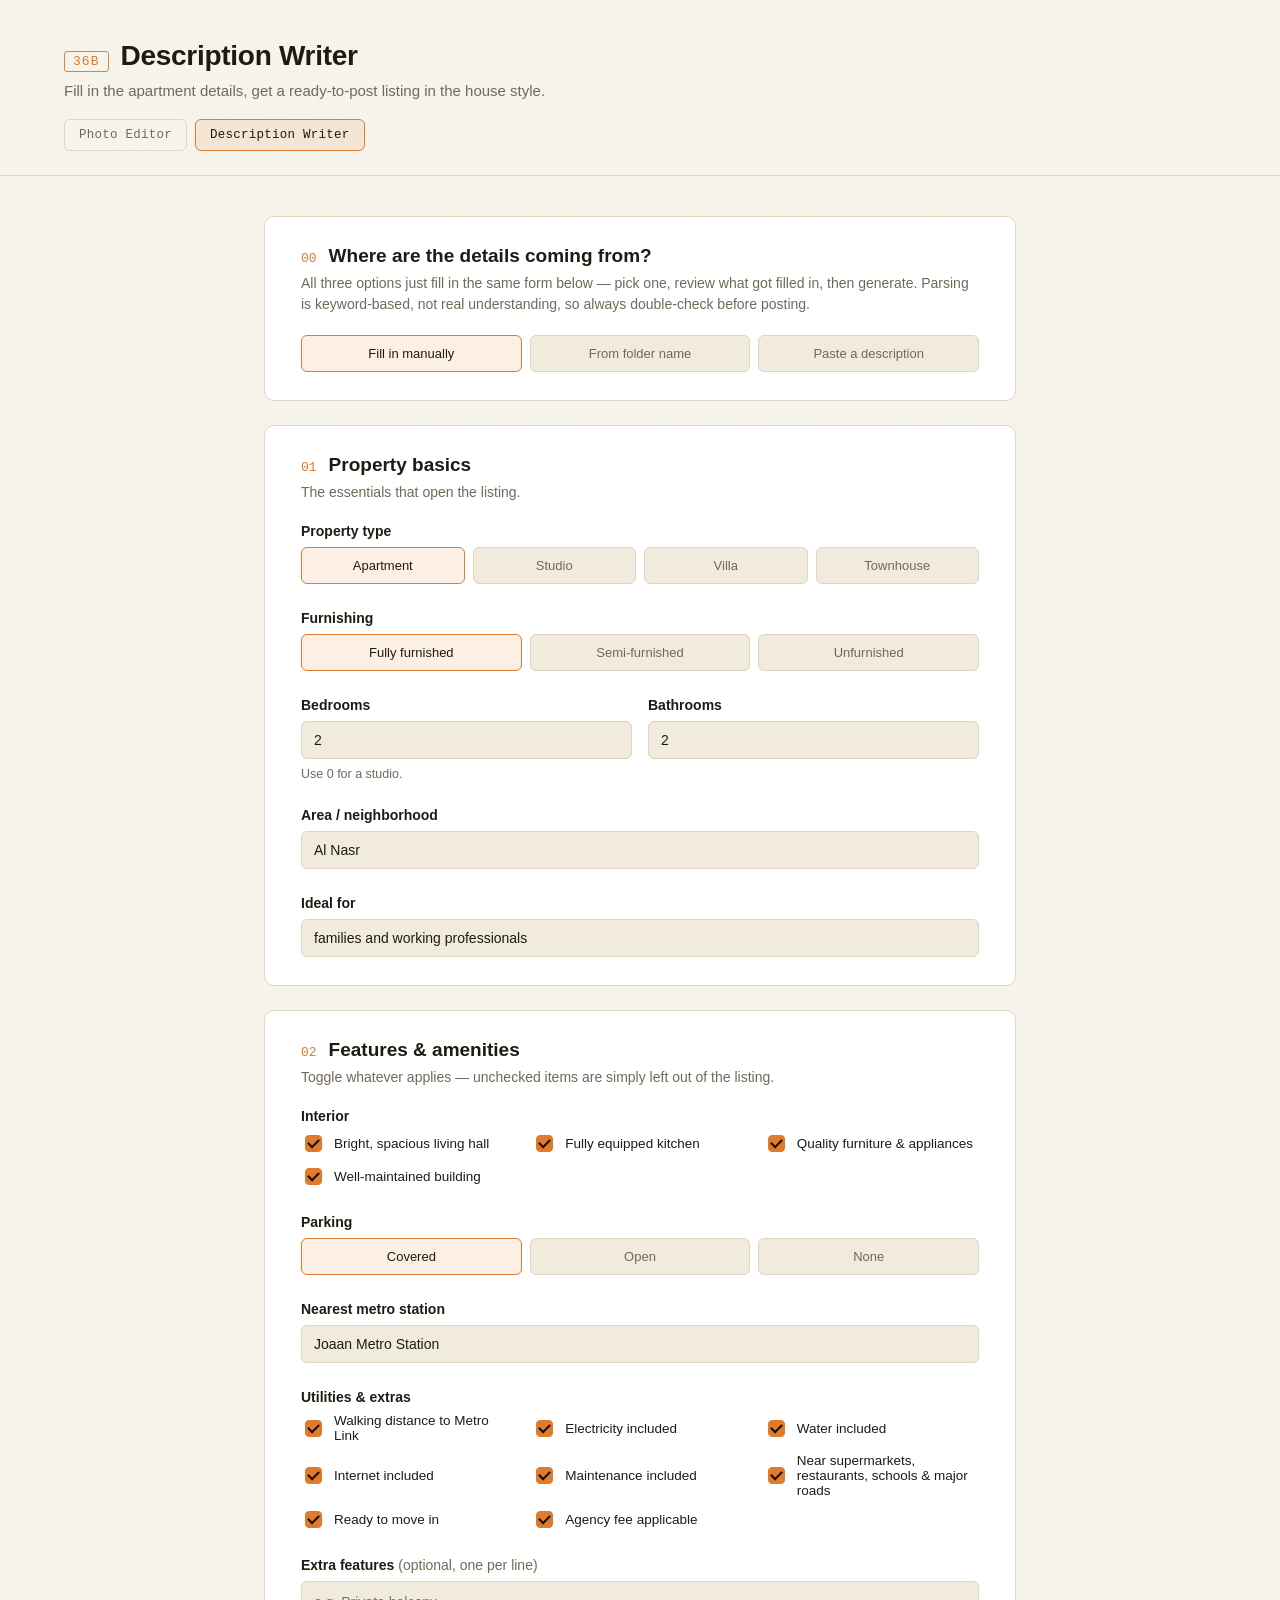
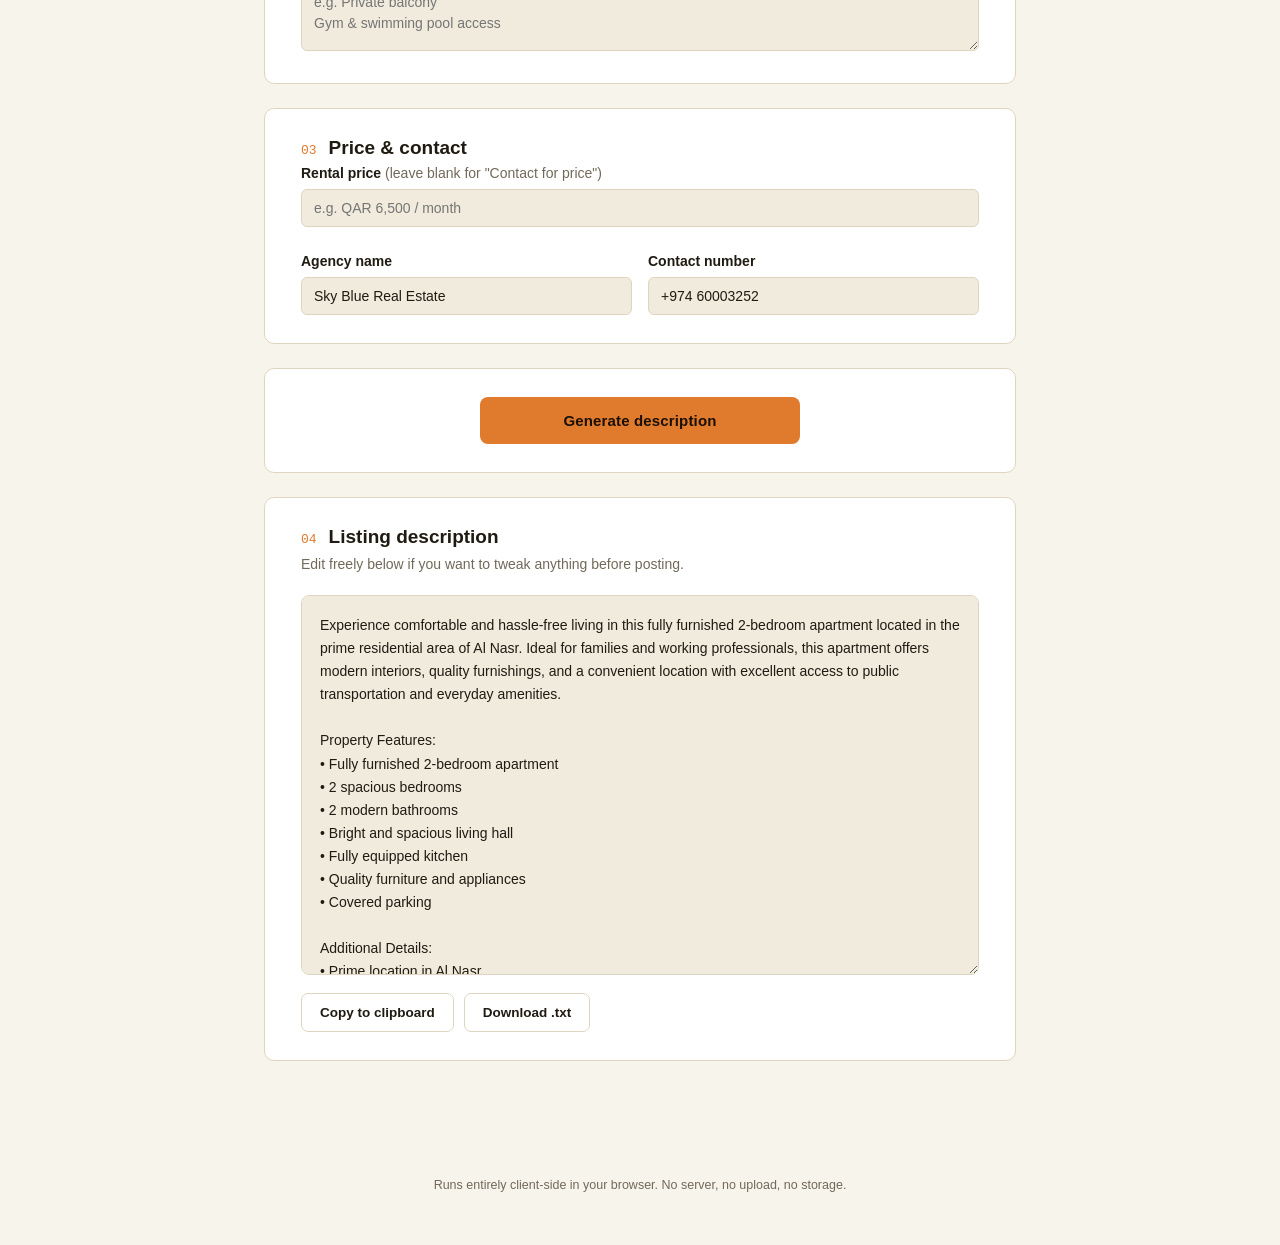
<file: description.html>
<!DOCTYPE html>
<html lang="en">
<head>
<meta charset="UTF-8" />
<meta name="viewport" content="width=device-width, initial-scale=1.0" />
<title>Sky Blue Studio — Description Writer</title>
<link rel="stylesheet" href="style.css" />
</head>
<body>

  <div class="grain"></div>

  <header class="topbar">
    <div class="topbar__mark">
      <span class="topbar__frame">36B</span>
      <span class="topbar__title">Description&nbsp;Writer</span>
    </div>
    <p class="topbar__tagline">Fill in the apartment details, get a ready-to-post listing in the house style.</p>
    <nav class="tabnav">
      <a href="index.html" class="tabnav__link">Photo Editor</a>
      <a href="description.html" class="tabnav__link is-active">Description Writer</a>
    </nav>
  </header>

  <main class="layout">

    <!-- STEP 0 -->
    <section class="panel" id="panel-source-method">
      <div class="panel__head">
        <span class="panel__num">00</span>
        <h2>Where are the details coming from?</h2>
      </div>
      <p class="panel__hint">
        All three options just fill in the same form below — pick one, review what got filled in, then generate.
        Parsing is keyword-based, not real understanding, so always double-check before posting.
      </p>

      <div class="segmented segmented--wrap" id="ctl-inputmethod">
        <button type="button" class="segmented__opt is-active" data-method="manual">Fill in manually</button>
        <button type="button" class="segmented__opt" data-method="folder">From folder name</button>
        <button type="button" class="segmented__opt" data-method="text">Paste a description</button>
      </div>

      <div class="field" id="method-folder" hidden>
        <div class="field__label-row"><label for="ctl-foldername">Folder name</label></div>
        <div class="inline-row">
          <input type="text" id="ctl-foldername" class="text-input" placeholder="e.g. Al-Nasr-2BR-2BA-FullyFurnished-6500QAR" />
          <button type="button" class="btn-secondary" id="btn-pick-folder-name">Pick folder…</button>
        </div>
        <p class="field__note" id="foldername-note"></p>
        <button type="button" class="link-btn" id="btn-parse-folder">Parse folder name into the fields below</button>
        <p class="field__note" id="folder-parse-result"></p>
      </div>

      <div class="field" id="method-text" hidden>
        <div class="field__label-row"><label for="ctl-pastetext">Paste the property details</label></div>
        <textarea id="ctl-pastetext" class="text-input" rows="6" placeholder="e.g. 2 bedroom 2 bath fully furnished apartment in Al Nasr, covered parking, close to Joaan Metro Station, rent QAR 6500 per month, water and electricity included, ready to move in."></textarea>
        <button type="button" class="link-btn" id="btn-parse-text">Parse text into the fields below</button>
        <p class="field__note" id="text-parse-result"></p>
      </div>
    </section>

    <!-- STEP 1 -->
    <section class="panel" id="panel-basics">
      <div class="panel__head">
        <span class="panel__num">01</span>
        <h2>Property basics</h2>
      </div>
      <p class="panel__hint">The essentials that open the listing.</p>

      <div class="field">
        <div class="field__label-row"><label>Property type</label></div>
        <div class="segmented" id="ctl-proptype">
          <button type="button" class="segmented__opt is-active" data-proptype="apartment">Apartment</button>
          <button type="button" class="segmented__opt" data-proptype="studio">Studio</button>
          <button type="button" class="segmented__opt" data-proptype="villa">Villa</button>
          <button type="button" class="segmented__opt" data-proptype="townhouse">Townhouse</button>
        </div>
      </div>

      <div class="field">
        <div class="field__label-row"><label>Furnishing</label></div>
        <div class="segmented" id="ctl-furnish">
          <button type="button" class="segmented__opt is-active" data-furnish="Fully furnished">Fully furnished</button>
          <button type="button" class="segmented__opt" data-furnish="Semi-furnished">Semi-furnished</button>
          <button type="button" class="segmented__opt" data-furnish="Unfurnished">Unfurnished</button>
        </div>
      </div>

      <div class="field field-row">
        <div class="field">
          <div class="field__label-row"><label for="ctl-bedrooms">Bedrooms</label></div>
          <input type="number" id="ctl-bedrooms" class="text-input" min="0" max="12" value="2" />
          <p class="field__note">Use 0 for a studio.</p>
        </div>
        <div class="field">
          <div class="field__label-row"><label for="ctl-bathrooms">Bathrooms</label></div>
          <input type="number" id="ctl-bathrooms" class="text-input" min="0" max="12" value="2" />
        </div>
      </div>

      <div class="field">
        <div class="field__label-row"><label for="ctl-area">Area / neighborhood</label></div>
        <input type="text" id="ctl-area" class="text-input" placeholder="e.g. Al Nasr" value="Al Nasr" />
      </div>

      <div class="field">
        <div class="field__label-row"><label for="ctl-audience">Ideal for</label></div>
        <input type="text" id="ctl-audience" class="text-input" value="families and working professionals" />
      </div>
    </section>

    <!-- STEP 2 -->
    <section class="panel" id="panel-features">
      <div class="panel__head">
        <span class="panel__num">02</span>
        <h2>Features & amenities</h2>
      </div>
      <p class="panel__hint">Toggle whatever applies — unchecked items are simply left out of the listing.</p>

      <div class="field">
        <div class="field__label-row"><label>Interior</label></div>
        <div class="checklist">
          <label class="checkopt"><input type="checkbox" id="chk-hall" checked /> Bright, spacious living hall</label>
          <label class="checkopt"><input type="checkbox" id="chk-kitchen" checked /> Fully equipped kitchen</label>
          <label class="checkopt"><input type="checkbox" id="chk-quality" checked /> Quality furniture & appliances</label>
          <label class="checkopt"><input type="checkbox" id="chk-maintained" checked /> Well-maintained building</label>
        </div>
      </div>

      <div class="field">
        <div class="field__label-row"><label>Parking</label></div>
        <div class="segmented" id="ctl-parking">
          <button type="button" class="segmented__opt is-active" data-parking="Covered parking">Covered</button>
          <button type="button" class="segmented__opt" data-parking="Open parking">Open</button>
          <button type="button" class="segmented__opt" data-parking="">None</button>
        </div>
      </div>

      <div class="field">
        <div class="field__label-row"><label for="ctl-metro">Nearest metro station</label></div>
        <input type="text" id="ctl-metro" class="text-input" placeholder="e.g. Joaan Metro Station" value="Joaan Metro Station" />
      </div>

      <div class="field">
        <div class="field__label-row"><label>Utilities & extras</label></div>
        <div class="checklist">
          <label class="checkopt"><input type="checkbox" id="chk-metro-walk" checked /> Walking distance to Metro Link</label>
          <label class="checkopt"><input type="checkbox" id="chk-electricity" checked /> Electricity included</label>
          <label class="checkopt"><input type="checkbox" id="chk-water" checked /> Water included</label>
          <label class="checkopt"><input type="checkbox" id="chk-internet" checked /> Internet included</label>
          <label class="checkopt"><input type="checkbox" id="chk-maintenance" checked /> Maintenance included</label>
          <label class="checkopt"><input type="checkbox" id="chk-nearby" checked /> Near supermarkets, restaurants, schools & major roads</label>
          <label class="checkopt"><input type="checkbox" id="chk-ready" checked /> Ready to move in</label>
          <label class="checkopt"><input type="checkbox" id="chk-agencyfee" checked /> Agency fee applicable</label>
        </div>
      </div>

      <div class="field">
        <div class="field__label-row"><label for="ctl-extra">Extra features <span style="color:var(--paper-dim); font-weight:400;">(optional, one per line)</span></label></div>
        <textarea id="ctl-extra" class="text-input" placeholder="e.g. Private balcony&#10;Gym & swimming pool access"></textarea>
      </div>
    </section>

    <!-- STEP 3 -->
    <section class="panel" id="panel-contact">
      <div class="panel__head">
        <span class="panel__num">03</span>
        <h2>Price & contact</h2>
      </div>

      <div class="field">
        <div class="field__label-row"><label for="ctl-price">Rental price <span style="color:var(--paper-dim); font-weight:400;">(leave blank for "Contact for price")</span></label></div>
        <input type="text" id="ctl-price" class="text-input" placeholder="e.g. QAR 6,500 / month" />
      </div>

      <div class="field field-row">
        <div class="field">
          <div class="field__label-row"><label for="ctl-agency">Agency name</label></div>
          <input type="text" id="ctl-agency" class="text-input" value="Sky Blue Real Estate" />
        </div>
        <div class="field">
          <div class="field__label-row"><label for="ctl-contact">Contact number</label></div>
          <input type="text" id="ctl-contact" class="text-input" value="+974 60003252" />
        </div>
      </div>
    </section>

    <!-- ACTION -->
    <section class="panel panel--action" id="panel-generate">
      <button class="btn-run" id="btn-generate" type="button">Generate description</button>
    </section>

    <!-- RESULTS -->
    <section class="panel panel--results" id="panel-output">
      <div class="panel__head">
        <span class="panel__num">04</span>
        <h2>Listing description</h2>
      </div>
      <p class="panel__hint">Edit freely below if you want to tweak anything before posting.</p>
      <textarea class="output-box" id="output-text" placeholder="Your generated description will appear here…"></textarea>
      <div class="output-actions">
        <button class="btn-secondary" id="btn-copy" type="button">Copy to clipboard</button>
        <button class="btn-secondary" id="btn-txt" type="button">Download .txt</button>
        <span class="copy-flash" id="copy-flash">Copied!</span>
      </div>
    </section>

  </main>

  <footer class="footer">
    <p>Runs entirely client-side in your browser. No server, no upload, no storage.</p>
  </footer>

  <script src="description.js"></script>
</body>
</html>
</file>
<file: style.css>
:root{
  --ink: #F7F4EC;
  --ink-2: #FFFFFF;
  --ink-3: #F0EBDD;
  --line: #DED5C0;
  --paper: #201B12;
  --paper-dim: #71695A;
  --accent: #E07A2C;
  --accent-dim: #C98A4B;
  --good: #2E8F58;
  --warn: #A9780F;
  --mono: "IBM Plex Mono", "SFMono-Regular", Consolas, monospace;
  --sans: "Inter", "Helvetica Neue", Arial, sans-serif;
}

*{ box-sizing: border-box; }

html, body{
  margin:0;
  padding:0;
  background: var(--ink);
  color: var(--paper);
  font-family: var(--sans);
  -webkit-font-smoothing: antialiased;
}

.grain{
  position: fixed;
  inset: 0;
  pointer-events: none;
  z-index: 0;
  opacity: 0.02;
  background-image: url("data:image/svg+xml,%3Csvg xmlns='http://www.w3.org/2000/svg' width='120' height='120'%3E%3Cfilter id='n'%3E%3CfeTurbulence type='fractalNoise' baseFrequency='0.9' numOctaves='2' stitchTiles='stitch'/%3E%3C/filter%3E%3Crect width='100%25' height='100%25' filter='url(%23n)'/%3E%3C/svg%3E");
}

.topbar{
  position: relative;
  z-index: 1;
  padding: 40px clamp(20px, 5vw, 64px) 24px;
  border-bottom: 1px solid var(--line);
}
.topbar__mark{
  display: flex;
  align-items: baseline;
  gap: 12px;
}
.topbar__frame{
  font-family: var(--mono);
  font-size: 13px;
  letter-spacing: 0.08em;
  color: var(--accent);
  border: 1px solid var(--accent-dim);
  padding: 2px 8px;
  border-radius: 3px;
}
.topbar__title{
  font-size: 28px;
  font-weight: 650;
  letter-spacing: -0.01em;
}
.topbar__tagline{
  margin: 10px 0 0;
  color: var(--paper-dim);
  font-size: 15px;
}

.tabnav{
  display: flex;
  gap: 8px;
  margin-top: 20px;
}
.tabnav__link{
  font-family: var(--mono);
  font-size: 12.5px;
  letter-spacing: 0.02em;
  color: var(--paper-dim);
  text-decoration: none;
  padding: 8px 14px;
  border: 1px solid var(--line);
  border-radius: 6px;
  transition: all .15s ease;
}
.tabnav__link:hover{
  border-color: var(--accent-dim);
  color: var(--paper);
}
.tabnav__link.is-active{
  border-color: var(--accent);
  color: var(--paper);
  background: rgba(230,126,51,0.12);
}

.layout{
  position: relative;
  z-index: 1;
  max-width: 880px;
  margin: 0 auto;
  padding: 40px clamp(20px, 5vw, 64px) 80px;
  display: grid;
  gap: 24px;
}

.panel{
  background: var(--ink-2);
  border: 1px solid var(--line);
  border-radius: 10px;
  padding: 28px clamp(20px, 4vw, 36px);
}

.panel__head{
  display: flex;
  align-items: baseline;
  gap: 12px;
  margin-bottom: 6px;
}
.panel__num{
  font-family: var(--mono);
  font-size: 13px;
  color: var(--accent);
}
.panel__head h2{
  margin: 0;
  font-size: 19px;
  font-weight: 620;
}
.panel__hint{
  margin: 4px 0 20px;
  color: var(--paper-dim);
  font-size: 14px;
  line-height: 1.5;
}

.dropzone{
  display: flex;
  flex-direction: column;
  align-items: center;
  justify-content: center;
  gap: 4px;
  text-align: center;
  border: 1.5px dashed var(--line);
  border-radius: 8px;
  padding: 28px 20px;
  cursor: pointer;
  transition: border-color .15s ease, background .15s ease;
}
.dropzone:hover, .dropzone:focus-visible{
  border-color: var(--accent);
  background: rgba(230,126,51,0.05);
}
.dropzone--small{ padding: 18px 20px; }

.autoclean-bar{
  margin-top: 12px;
  display: flex;
  align-items: center;
  gap: 12px;
  flex-wrap: wrap;
}
.autoclean-bar__status{
  margin-top: 8px;
  font-family: var(--mono);
  font-size: 12px;
  color: var(--paper-dim);
}
.dropzone__title{ font-weight: 600; font-size: 15px; }
.dropzone__sub{ font-family: var(--mono); font-size: 12px; color: var(--paper-dim); }

.link-btn{
  background: none;
  border: none;
  color: var(--paper-dim);
  font-size: 13px;
  text-decoration: underline;
  text-underline-offset: 3px;
  cursor: pointer;
  padding: 10px 0 0;
}
.link-btn:hover{ color: var(--accent); }

.filecount{
  margin-top: 16px;
  font-family: var(--mono);
  font-size: 13px;
  color: var(--good);
}
.filecount.is-empty{ color: var(--paper-dim); }

.logo-preview{
  margin-top: 16px;
  display: flex;
  align-items: center;
  gap: 14px;
  background:
    linear-gradient(45deg, #E4DECE 25%, transparent 25%) 0 0/16px 16px,
    linear-gradient(-45deg, #E4DECE 25%, transparent 25%) 0 0/16px 16px,
    linear-gradient(45deg, transparent 75%, #E4DECE 75%) 0 0/16px 16px,
    linear-gradient(-45deg, transparent 75%, #E4DECE 75%) 0 0/16px 16px;
  background-color: #FBF9F3;
  border-radius: 6px;
  padding: 10px;
}
.logo-preview img{
  max-height: 60px;
  max-width: 140px;
  display: block;
  flex-shrink: 0;
}
.logo-preview__meta{
  display: flex;
  flex-direction: column;
  gap: 3px;
  min-width: 0;
}
.logo-preview__label{
  font-size: 13px;
  font-weight: 600;
  color: var(--paper);
  white-space: nowrap;
  overflow: hidden;
  text-overflow: ellipsis;
}
.logo-preview__sub{
  font-size: 11.5px;
  color: var(--paper-dim);
}

.field{ margin-bottom: 26px; }
.field:last-child{ margin-bottom: 0; }
.field__label-row{
  display: flex;
  justify-content: space-between;
  align-items: baseline;
  margin-bottom: 8px;
  font-size: 14px;
}
.field__label-row label{ font-weight: 560; }
.field__value{
  font-family: var(--mono);
  color: var(--accent);
  font-size: 13px;
}
.field__note{
  margin: 8px 0 0;
  font-size: 12.5px;
  color: var(--paper-dim);
}

input[type="range"]{
  -webkit-appearance: none;
  width: 100%;
  height: 3px;
  background: var(--line);
  border-radius: 2px;
  outline: none;
}
input[type="range"]::-webkit-slider-thumb{
  -webkit-appearance: none;
  width: 16px; height: 16px;
  border-radius: 50%;
  background: var(--accent);
  cursor: pointer;
  border: 2px solid var(--ink-2);
  box-shadow: 0 0 0 1px var(--accent);
}
input[type="range"]::-moz-range-thumb{
  width: 16px; height: 16px;
  border-radius: 50%;
  background: var(--accent);
  cursor: pointer;
  border: 2px solid var(--ink-2);
}

.segmented{
  display: flex;
  gap: 8px;
  flex-wrap: wrap;
}
.segmented--wrap .segmented__opt{
  min-width: 130px;
}

.custom-size{
  display: flex;
  gap: 16px;
  margin-top: 12px;
}
.custom-size label{
  display: flex;
  align-items: center;
  gap: 8px;
  font-family: var(--mono);
  font-size: 12px;
  color: var(--paper-dim);
}
.custom-size input[type="number"]{
  width: 80px;
  background: var(--ink-3);
  border: 1px solid var(--line);
  color: var(--paper);
  padding: 7px 8px;
  border-radius: 5px;
  font-family: var(--mono);
  font-size: 13px;
}
.custom-size input[type="number"]:focus{
  outline: none;
  border-color: var(--accent);
}
.segmented__opt{
  flex: 1;
  min-width: 160px;
  background: var(--ink-3);
  border: 1px solid var(--line);
  color: var(--paper-dim);
  font-size: 13px;
  padding: 10px 12px;
  border-radius: 6px;
  cursor: pointer;
  transition: all .15s ease;
}
.segmented__opt:hover{ border-color: var(--accent-dim); }
.segmented__opt.is-active{
  border-color: var(--accent);
  color: var(--paper);
  background: rgba(230,126,51,0.12);
}

.panel--action{
  display: flex;
  flex-direction: column;
  align-items: center;
  gap: 16px;
  text-align: center;
}
.btn-run{
  width: 100%;
  max-width: 320px;
  background: var(--accent);
  color: #1a1006;
  border: none;
  font-weight: 700;
  font-size: 15px;
  letter-spacing: 0.01em;
  padding: 15px 20px;
  border-radius: 8px;
  cursor: pointer;
  transition: transform .1s ease, opacity .15s ease;
}
.btn-run:hover:not(:disabled){ transform: translateY(-1px); }
.btn-run:disabled{ opacity: 0.35; cursor: not-allowed; }

.btn-download{
  width: 100%;
  max-width: 320px;
  background: transparent;
  color: var(--good);
  border: 1px solid var(--good);
  font-weight: 650;
  font-size: 14px;
  padding: 13px 20px;
  border-radius: 8px;
  cursor: pointer;
}
.btn-download:hover{ background: rgba(111,191,138,0.08); }

.save-status{
  font-family: var(--mono);
  font-size: 12px;
  color: var(--good);
  max-width: 320px;
}

.progress{
  width: 100%;
  max-width: 320px;
  display: flex;
  align-items: center;
  gap: 12px;
}
.progress__bar{
  flex: 1;
  height: 6px;
  background: var(--ink-3);
  border-radius: 4px;
  overflow: hidden;
}
.progress__fill{
  height: 100%;
  width: 0%;
  background: var(--accent);
  transition: width .15s ease;
}
.progress__label{
  font-family: var(--mono);
  font-size: 12px;
  color: var(--paper-dim);
  white-space: nowrap;
}

.sheet{
  display: grid;
  grid-template-columns: repeat(auto-fill, minmax(140px, 1fr));
  gap: 10px;
}
.frame{
  position: relative;
  border: 1px solid var(--line);
  border-radius: 6px;
  overflow: hidden;
  background: #000;
  height: 140px;
  display: flex;
  align-items: center;
  justify-content: center;
}
.frame img{
  width: 100%;
  height: 100%;
  object-fit: contain;
  display: block;
}
.frame__tag{
  position: absolute;
  bottom: 0; left: 0; right: 0;
  font-family: var(--mono);
  font-size: 10px;
  color: var(--paper);
  background: linear-gradient(transparent, rgba(0,0,0,0.75));
  padding: 12px 6px 5px;
  white-space: nowrap;
  overflow: hidden;
  text-overflow: ellipsis;
}
.frame__badges{
  position: absolute;
  top: 6px;
  left: 6px;
  display: flex;
  gap: 4px;
}
.frame__badge{
  font-family: var(--mono);
  font-size: 9.5px;
  font-weight: 700;
  letter-spacing: 0.03em;
  padding: 3px 6px;
  border-radius: 4px;
  background: rgba(20,22,27,0.85);
  border: 1px solid var(--warn);
  color: var(--warn);
}

.footer{
  position: relative;
  z-index: 1;
  text-align: center;
  padding: 24px 20px 40px;
  color: var(--paper-dim);
  font-size: 12.5px;
}

.text-input{
  width: 100%;
  background: var(--ink-3);
  border: 1px solid var(--line);
  color: var(--paper);
  padding: 10px 12px;
  border-radius: 6px;
  font-family: var(--sans);
  font-size: 14px;
}
.text-input:focus{
  outline: none;
  border-color: var(--accent);
}
textarea.text-input{
  resize: vertical;
  min-height: 70px;
  line-height: 1.5;
}
.field-row{
  display: grid;
  grid-template-columns: 1fr 1fr;
  gap: 16px;
}
.field-row .field{ margin-bottom: 0; }

.inline-row{
  display: flex;
  gap: 10px;
  align-items: stretch;
}
.inline-row .text-input{ flex: 1; }
.inline-row .btn-secondary{ white-space: nowrap; }

.checklist{
  display: grid;
  grid-template-columns: repeat(auto-fill, minmax(180px, 1fr));
  gap: 10px 16px;
}
.checkopt{
  display: flex;
  align-items: center;
  gap: 9px;
  font-size: 13.5px;
  color: var(--paper);
  cursor: pointer;
  user-select: none;
}
.checkopt input[type="checkbox"]{
  appearance: none;
  width: 17px;
  height: 17px;
  flex-shrink: 0;
  border: 1.5px solid var(--line);
  border-radius: 4px;
  background: var(--ink-3);
  cursor: pointer;
  display: grid;
  place-content: center;
  transition: all .12s ease;
}
.checkopt input[type="checkbox"]:checked{
  border-color: var(--accent);
  background: var(--accent);
}
.checkopt input[type="checkbox"]:checked::after{
  content: "";
  width: 5px;
  height: 9px;
  border: solid #1a1006;
  border-width: 0 2px 2px 0;
  transform: rotate(45deg) translate(-1px,-1px);
}
.checkopt input[type="checkbox"]:hover{ border-color: var(--accent-dim); }

.btn-secondary{
  background: transparent;
  color: var(--paper);
  border: 1px solid var(--line);
  font-weight: 600;
  font-size: 13.5px;
  padding: 11px 18px;
  border-radius: 7px;
  cursor: pointer;
  transition: all .15s ease;
}
.btn-secondary:hover{ border-color: var(--accent); color: var(--accent); }

.output-box{
  width: 100%;
  min-height: 380px;
  background: var(--ink-3);
  border: 1px solid var(--line);
  color: var(--paper);
  padding: 18px;
  border-radius: 8px;
  font-family: var(--sans);
  font-size: 14px;
  line-height: 1.65;
  white-space: pre-wrap;
  resize: vertical;
}
.output-box:focus{ outline: none; border-color: var(--accent); }
.output-box::placeholder{ color: var(--paper-dim); }

.output-actions{
  display: flex;
  gap: 10px;
  margin-top: 14px;
  flex-wrap: wrap;
}
.copy-flash{
  font-family: var(--mono);
  font-size: 12px;
  color: var(--good);
  align-self: center;
  opacity: 0;
  transition: opacity .2s ease;
}
.copy-flash.is-shown{ opacity: 1; }

/* ---- loaded-photo grid (step 1) ---------------------------------- */
.photo-grid{
  margin-top: 16px;
  display: grid;
  grid-template-columns: repeat(auto-fill, minmax(120px, 1fr));
  gap: 10px;
}
.photo-cell{
  position: relative;
  border: 1px solid var(--line);
  border-radius: 6px;
  overflow: hidden;
  background: #000;
  height: 120px;
  display: flex;
  align-items: center;
  justify-content: center;
}
.photo-cell img{
  width: 100%;
  height: 100%;
  object-fit: contain;
  display: block;
}
.photo-cell__badge{
  position: absolute;
  top: 6px;
  left: 6px;
  font-family: var(--mono);
  font-size: 9.5px;
  letter-spacing: 0.04em;
  color: #1a1006;
  background: var(--good);
  padding: 2px 6px;
  border-radius: 4px;
}
.photo-cell__badge--auto{ background: var(--accent); }
.photo-cell__btns{
  position: absolute;
  bottom: 4px;
  left: 4px;
  right: 4px;
  display: flex;
  gap: 4px;
  opacity: 0;
  transition: opacity .12s ease;
}
.photo-cell__btn{
  flex: 1;
  font-family: var(--sans);
  font-size: 10.5px;
  font-weight: 600;
  color: var(--paper);
  background: rgba(32,27,18,0.82);
  border: 1px solid var(--line);
  padding: 5px 3px;
  border-radius: 4px;
  cursor: pointer;
}
.photo-cell__btn:hover{ border-color: var(--accent-dim); }
.photo-cell__btn:disabled{ opacity: 0.5; cursor: wait; }
.photo-cell:hover .photo-cell__btns,
.photo-cell__btns:focus-within{ opacity: 1; }

/* ---- cleanup modal -------------------------------------------------- */
.cleanup-modal{
  position: fixed;
  inset: 0;
  z-index: 50;
  background: rgba(10,8,4,0.72);
  display: flex;
  align-items: center;
  justify-content: center;
  padding: 20px;
}
.cleanup-modal[hidden]{ display: none; }
.cleanup-modal__box{
  background: var(--ink);
  border: 1px solid var(--line);
  border-radius: 10px;
  max-width: 820px;
  width: 100%;
  max-height: 92vh;
  overflow-y: auto;
  padding: 22px 24px 26px;
}
.cleanup-modal__head{
  display: flex;
  align-items: center;
  justify-content: space-between;
  gap: 12px;
}
.cleanup-modal__head h3{
  margin: 0;
  font-size: 17px;
  font-weight: 650;
}
.cleanup-modal__head h3 span{
  color: var(--paper-dim);
  font-weight: 500;
  font-size: 13px;
  font-family: var(--mono);
}
.cleanup-modal__close{
  background: none;
  border: none;
  font-size: 24px;
  line-height: 1;
  color: var(--paper-dim);
  cursor: pointer;
  padding: 2px 6px;
}
.cleanup-modal__close:hover{ color: var(--accent); }
.cleanup-modal__hint{
  margin: 12px 0 16px;
  font-size: 12.5px;
  line-height: 1.6;
  color: var(--paper-dim);
}
.cleanup-modal__canvaswrap{
  position: relative;
  display: flex;
  justify-content: center;
  background:
    linear-gradient(45deg, #E4DECE 25%, transparent 25%) 0 0/16px 16px,
    linear-gradient(-45deg, #E4DECE 25%, transparent 25%) 0 0/16px 16px,
    linear-gradient(45deg, transparent 75%, #E4DECE 75%) 0 0/16px 16px,
    linear-gradient(-45deg, transparent 75%, #E4DECE 75%) 0 0/16px 16px;
  background-color: #FBF9F3;
  border-radius: 6px;
  padding: 6px;
}
.cleanup-modal__canvasinner{
  position: relative;
  display: inline-block;
  max-width: 100%;
}
#cleanup-canvas, #cleanup-mask-canvas{
  max-width: 100%;
  max-height: 60vh;
  display: block;
  border-radius: 3px;
}
#cleanup-canvas{ position: relative; }
#cleanup-mask-canvas{
  position: absolute;
  inset: 0;
  width: 100%;
  height: 100%;
  opacity: 0.45;
  cursor: crosshair;
  touch-action: none;
}
.cleanup-modal__controls{ margin-top: 16px; }
.cleanup-modal__brush{
  display: flex;
  align-items: center;
  gap: 12px;
  font-size: 13px;
  font-weight: 560;
  margin-bottom: 14px;
}
.cleanup-modal__brush input[type="range"]{ flex: 1; }
.cleanup-modal__btns{
  display: flex;
  flex-wrap: wrap;
  gap: 10px;
  align-items: center;
}
.cleanup-modal__btns .btn-download,
.cleanup-modal__btns .btn-run{
  width: auto;
  max-width: none;
  padding: 10px 16px;
  font-size: 13px;
}
.cleanup-modal__status{
  margin: 10px 0 0;
  font-family: var(--mono);
  font-size: 12px;
  color: var(--accent);
  min-height: 16px;
}

@media (max-width: 560px){
  .topbar__title{ font-size: 22px; }
  .panel{ padding: 22px 18px; }
  .field-row{ grid-template-columns: 1fr; }
  .inline-row{ flex-direction: column; }
  .tabnav{ flex-wrap: wrap; }
  .cleanup-modal__box{ padding: 18px 16px 20px; }
}
</file>
